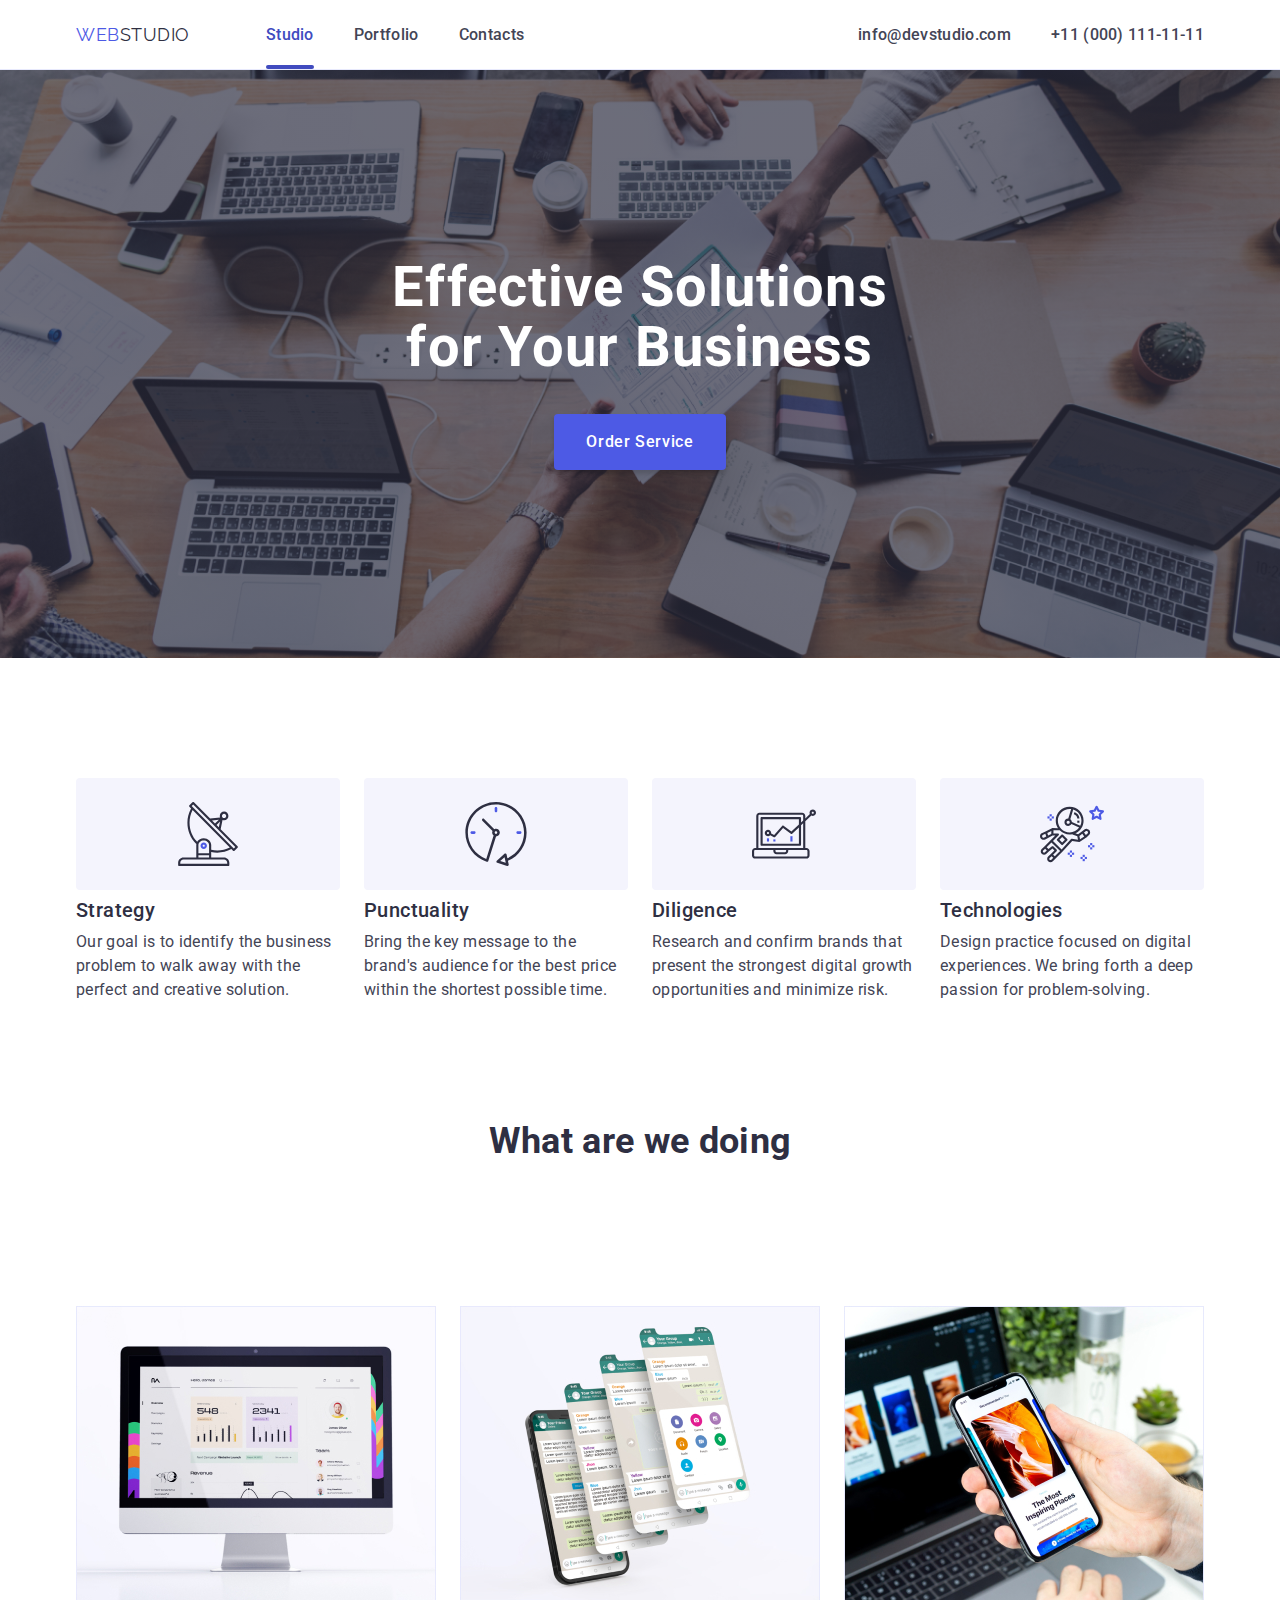
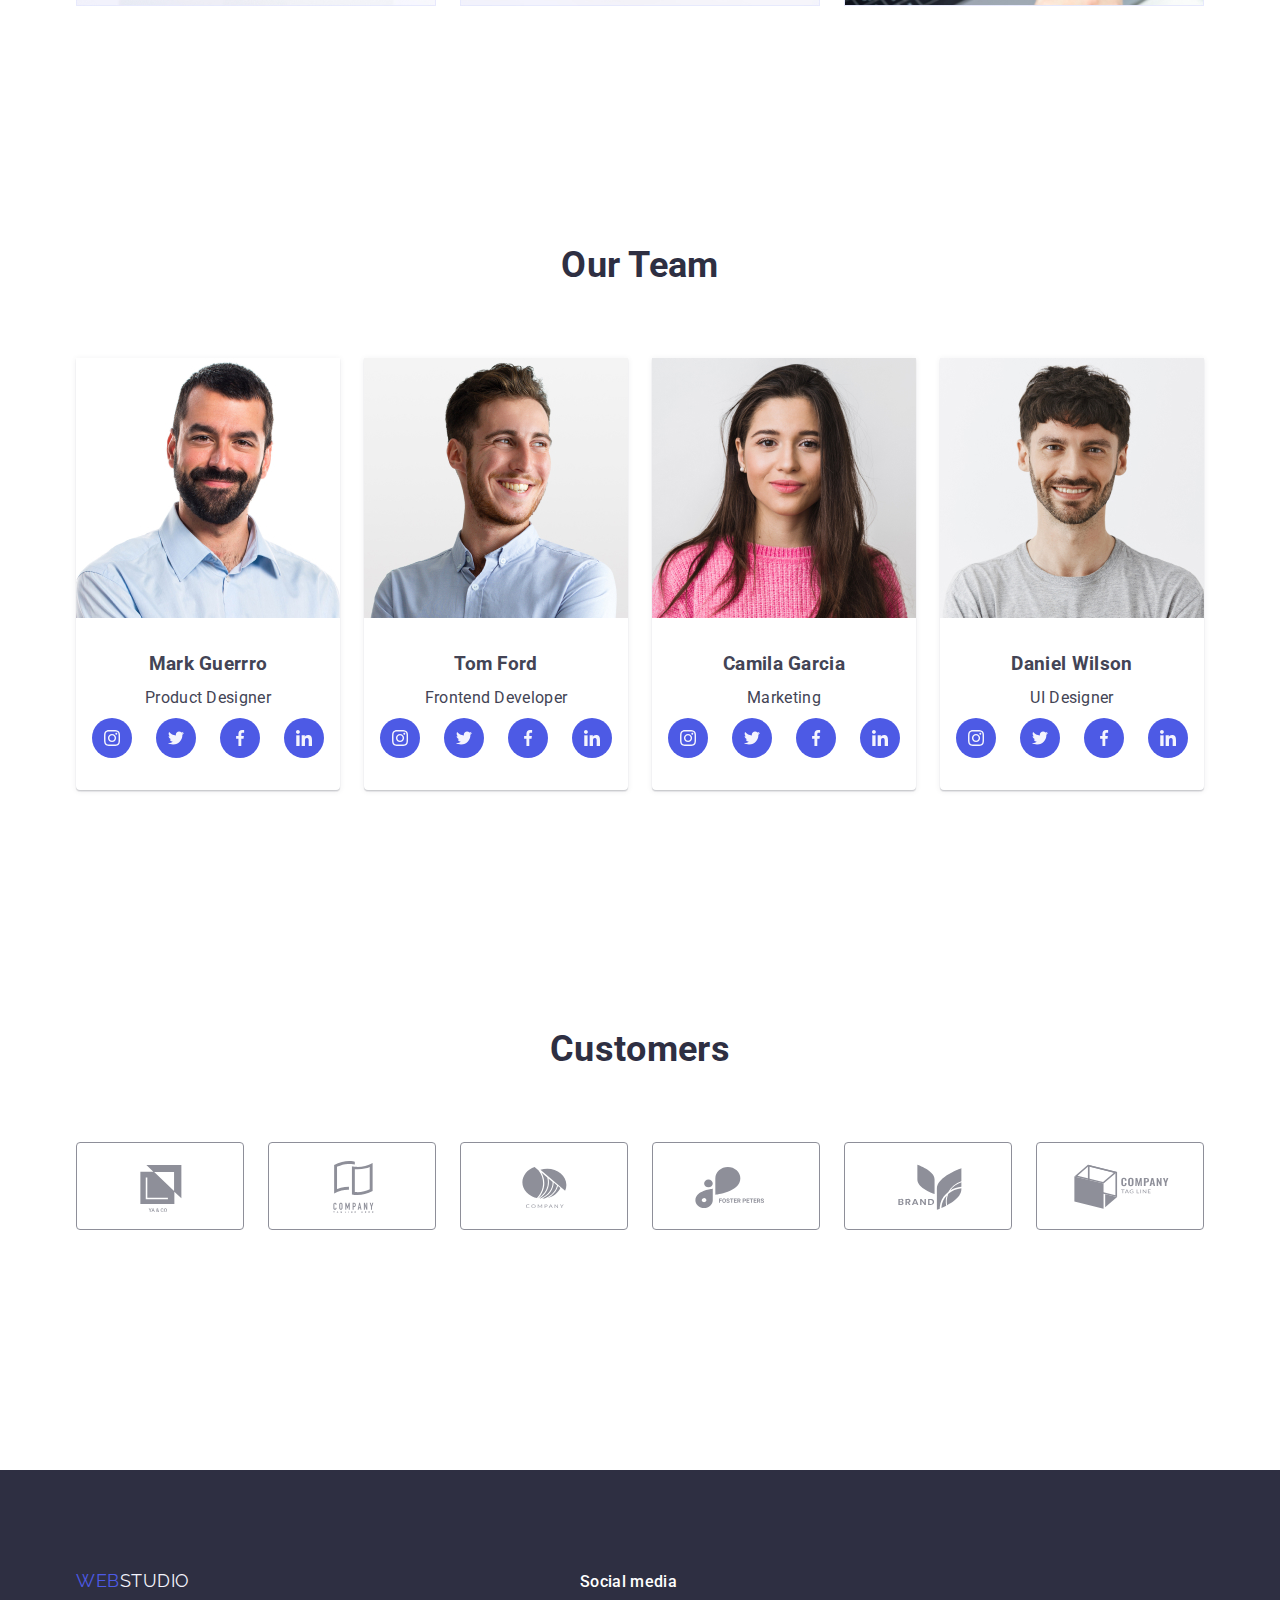
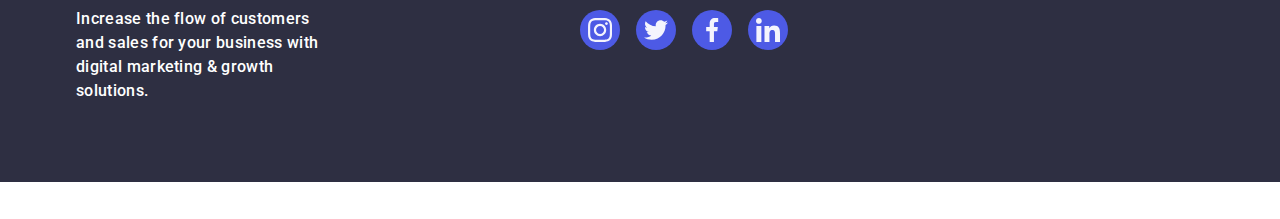
<file: index.html>
<!DOCTYPE html>
<html lang="en">
  <head>
    <meta charset="UTF-8" />
    <meta name="viewport" content="width=device-width, initial-scale=1.0" />
    <title>WebStudio</title>
    <link rel="preconnect" href="https://fonts.googleapis.com" />
    <link rel="preconnect" href="https://fonts.gstatic.com" crossorigin />
    <link
      href="https://fonts.googleapis.com/css2?family=Raleway:wght@800&family=Roboto:wght@400;500;700;900&display=swap"
      rel="stylesheet"
    />
    <link
      rel="stylesheet"
      href="https://cdnjs.cloudflare.com/ajax/libs/modern-normalize/2.0.0/modern-normalize.min.css"
    />
    <link rel="stylesheet" href="./css/style.css" />
  </head>
  <body>
    <!-- HEADER -->

    <header class="header">
      <div class="header-container container">
        <nav class="nav">
          <a class="logo-header link" href="./index.html"
            >Web<span class="logo-blue">Studio</span></a
          >
          <ul class="menu-nav-list list">
            <li class="menu-nav-item">
              <a class="menu-nav-link link active" href="./index.html">Studio</a>
            </li>
            <li class="menu-nav-item">
              <a class="menu-nav-link link" href="./portfolio.html">Portfolio</a>
            </li>
            <li class="menu-nav-item">
              <a class="menu-nav-link link" href="">Contacts</a>
            </li>
          </ul>
        </nav>
        <address>
          <ul class="address-list list">
            <li class="menu-nav-contact">
              <a href="mailto:info@devstudio.com" class="contact link">info@devstudio.com</a>
            </li>
            <li class="menu-nav-contact">
              <a href="tel:+110001111111" class="contact link">+11 (000) 111-11-11</a>
            </li>
          </ul>
        </address>
      </div>
    </header>

    <!-- MAIN -->

    <!-- HERO-CONTENT -->

    <main>
      <!-- SECTION HERO -->

      <section class="hero">
        <div class="hero-container container">
          <h1 class="hero-banner-title">Effective Solutions for Your Business</h1>
          <button class="btn-banner button" type="button" data-modal-open>Order Service</button>
        </div>
      </section>

      <!-- SECTION FEATURES -->

      <section class="features">
        <div class="container">
          <h2 class="visually-hidden" hidden>Features</h2>
          <ul class="features-list list">
            <li class="features-item">
              <div class="features-item-icon">
                <svg width="64" height="64">
                  <use href="./images/icons.svg#icon-antenna"></use>
                </svg>
              </div>
              <h3 class="features-item-title">Strategy</h3>
              <p class="features-text">
                Our goal is to identify the business problem to walk away with the perfect and
                creative solution.
              </p>
            </li>

            <li class="features-item">
              <div class="features-item-icon">
                <svg width="64" height="64">
                  <use href="./images/icons.svg#icon-clock"></use>
                </svg>
              </div>
              <h3 class="features-item-title">Punctuality</h3>
              <p class="features-text">
                Bring the key message to the brand's audience for the best price within the shortest
                possible time.
              </p>
            </li>

            <li class="features-item">
              <div class="features-item-icon">
                <svg width="64" height="64">
                  <use href="./images/icons.svg#icon-diagram"></use>
                </svg>
              </div>
              <h3 class="features-item-title">Diligence</h3>
              <p class="features-text">
                Research and confirm brands that present the strongest digital growth opportunities
                and minimize risk.
              </p>
            </li>

            <li class="features-item">
              <div class="features-item-icon">
                <svg width="64" height="64">
                  <use href="./images/icons.svg#icon-astronaut"></use>
                </svg>
              </div>
              <h3 class="features-item-title">Technologies</h3>
              <p class="features-text">
                Design practice focused on digital experiences. We bring forth a deep passion for
                problem-solving.
              </p>
            </li>
          </ul>
        </div>
      </section>

      <!-- SECTION WORKS -->

      <section class="works">
        <div class="works-container container">
          <h2 class="works-title">What are we doing</h2>
          <ul class="works-list list">
            <li class="works-item">
              <img
                class="works-img"
                src="./images/works/img-1.jpg"
                alt="Desktop app interface development"
                width="360"
                height="300"
              />
            </li>
            <li class="works-item">
              <img
                class="works-img"
                src="./images/works/img-2.jpg"
                alt="Mobile app interface development"
                width="360"
                height="300"
              />
            </li>
            <li class="works-item">
              <img
                class="works-img"
                src="./images/works/img-3.jpg"
                alt="Web site development"
                width="360"
                height="300"
              />
            </li>
          </ul>
        </div>
      </section>

      <!-- SECTION TEAM -->

      <section class="team">
        <div class="team-container container">
          <h2 class="team-tittle">Our Team</h2>
          <ul class="team-list list">
            <li class="team-card">
              <img
                class="team-img"
                src="./images/team/team-card-1.jpg"
                alt="Product Designer photo"
                width="264"
                height="260"
              />
              <div class="team-content">
                <h3 class="team-item-title">Mark Guerrro</h3>
                <p class="team-text">Product Designer</p>
                <ul class="social-list list">
                  <li class="social-item">
                    <a class="social-link" href="#">
                      <svg class="social-icon" width="16" height="16">
                        <use href="./images/icons.svg#icon-instagram"></use>
                      </svg>
                    </a>
                  </li>
                  <li class="social-item">
                    <a class="social-link" href="#">
                      <svg class="social-icon" width="16" height="16">
                        <use href="./images/icons.svg#icon-twitter"></use>
                      </svg>
                    </a>
                  </li>
                  <li class="social-item">
                    <a class="social-link" href="#">
                      <svg class="social-icon" width="16" height="16">
                        <use href="./images/icons.svg#icon-facebook"></use>
                      </svg>
                    </a>
                  </li>
                  <li class="social-item">
                    <a class="social-link" href="#">
                      <svg class="social-icon" width="16" height="16">
                        <use href="./images/icons.svg#icon-linkedin"></use>
                      </svg>
                    </a>
                  </li>
                </ul>
              </div>
            </li>
            <li class="team-card">
              <img
                class="team-img"
                src="./images/team/team-card-2.jpg"
                alt="Frontend Developer photo"
                width="264"
                height="260"
              />
              <div class="team-content">
                <h3 class="team-item-title">Tom Ford</h3>
                <p class="team-text">Frontend Developer</p>
                <ul class="social-list list">
                  <li class="social-item">
                    <a class="social-link" href="#">
                      <svg class="social-icon" width="16" height="16">
                        <use href="./images/icons.svg#icon-instagram"></use>
                      </svg>
                    </a>
                  </li>
                  <li class="social-item">
                    <a class="social-link" href="#">
                      <svg class="social-icon" width="16" height="16">
                        <use href="./images/icons.svg#icon-twitter"></use>
                      </svg>
                    </a>
                  </li>
                  <li class="social-item">
                    <a class="social-link" href="#">
                      <svg class="social-icon" width="16" height="16">
                        <use href="./images/icons.svg#icon-facebook"></use>
                      </svg>
                    </a>
                  </li>
                  <li class="social-item">
                    <a class="social-link" href="#">
                      <svg class="social-icon" width="16" height="16">
                        <use href="./images/icons.svg#icon-linkedin"></use>
                      </svg>
                    </a>
                  </li>
                </ul>
              </div>
            </li>
            <li class="team-card">
              <img
                class="team-img"
                src="./images/team/team-card-3.jpg"
                alt="Marketing Manager photo"
                width="264"
                height="260"
              />
              <div class="team-content">
                <h3 class="team-item-title">Camila Garcia</h3>
                <p class="team-text">Marketing</p>
                <ul class="social-list list">
                  <li class="social-item">
                    <a class="social-link" href="#">
                      <svg class="social-icon" width="16" height="16">
                        <use href="./images/icons.svg#icon-instagram"></use>
                      </svg>
                    </a>
                  </li>
                  <li class="social-item">
                    <a class="social-link" href="#">
                      <svg class="social-icon" width="16" height="16">
                        <use href="./images/icons.svg#icon-twitter"></use>
                      </svg>
                    </a>
                  </li>
                  <li class="social-item">
                    <a class="social-link" href="#">
                      <svg class="social-icon" width="16" height="16">
                        <use href="./images/icons.svg#icon-facebook"></use>
                      </svg>
                    </a>
                  </li>
                  <li class="social-item">
                    <a class="social-link" href="#">
                      <svg class="social-icon" width="16" height="16">
                        <use href="./images/icons.svg#icon-linkedin"></use>
                      </svg>
                    </a>
                  </li>
                </ul>
              </div>
            </li>
            <li class="team-card">
              <img
                class="team-img"
                src="./images/team/team-card-4.jpg"
                alt="UI Designer photo"
                width="264"
              />
              <div class="team-content">
                <h3 class="team-item-title">Daniel Wilson</h3>
                <p class="team-text">UI Designer</p>
                <ul class="social-list list">
                  <li class="social-item">
                    <a class="social-link" href="#">
                      <svg class="social-icon" width="16" height="16">
                        <use href="./images/icons.svg#icon-instagram"></use>
                      </svg>
                    </a>
                  </li>
                  <li class="social-item">
                    <a class="social-link" href="#">
                      <svg class="social-icon" width="16" height="16">
                        <use href="./images/icons.svg#icon-twitter"></use>
                      </svg>
                    </a>
                  </li>
                  <li class="social-item">
                    <a class="social-link" href="#">
                      <svg class="social-icon" width="16" height="16">
                        <use href="./images/icons.svg#icon-facebook"></use>
                      </svg>
                    </a>
                  </li>
                  <li class="social-item">
                    <a class="social-link" href="#">
                      <svg class="social-icon" width="16" height="16">
                        <use href="./images/icons.svg#icon-linkedin"></use>
                      </svg>
                    </a>
                  </li>
                </ul>
              </div>
            </li>
          </ul>
        </div>
      </section>
      <!-- SECTION CUSTOMERS -->
      <section class="customers">
        <div class="container">
          <h2 class="customers-title">Customers</h2>
          <ul class="customers-list list">
            <li class="customers-item">
              <a class="customers-link" href="#">
                <svg class="customers-icon" width="104" height="56">
                  <use href="./images/icons.svg#icon-company-1"></use>
                </svg>
              </a>
            </li>
            <li class="customers-item">
              <a class="customers-link" href="#">
                <svg class="customers-icon" width="104" height="56">
                  <use href="./images/icons.svg#icon-company-2"></use>
                </svg>
              </a>
            </li>
            <li class="customers-item">
              <a class="customers-link" href="#">
                <svg class="customers-icon" width="104" height="56">
                  <use href="./images/icons.svg#icon-company-3"></use>
                </svg>
              </a>
            </li>
            <li class="customers-item">
              <a class="customers-link" href="#">
                <svg class="customers-icon" width="104" height="56">
                  <use href="./images/icons.svg#icon-company-4"></use>
                </svg>
              </a>
            </li>
            <li class="customers-item">
              <a class="customers-link" href="#">
                <svg class="customers-icon" width="104" height="56">
                  <use href="./images/icons.svg#icon-company-5"></use>
                </svg>
              </a>
            </li>
            <li class="customers-item">
              <a class="customers-link" href="#">
                <svg class="customers-icon" width="104" height="56">
                  <use href="./images/icons.svg#icon-company-6"></use>
                </svg>
              </a>
            </li>
          </ul>
        </div>
      </section>
    </main>

    <!-- FOOTER -->

    <footer class="footer">
      <div class="footer-container container">
        <div class="footer-right">
          <a href="./index.html" class="logo-footer link"
            >Web<span class="logo-white">Studio</span>
          </a>
          <p class="text-white">
            Increase the flow of customers and sales for your business with digital marketing &
            growth solutions.
          </p>
        </div>
        <div class="footer-social-item">
          <p class="text-white">Social media</p>
          <ul class="footer-list list">
            <li class="social-item">
              <a class="social-link icon" href="#">
                <svg class="social-icon" width="24" height="24">
                  <use href="./images/icons.svg#icon-instagram"></use>
                </svg>
              </a>
            </li>
            <li class="social-item">
              <a class="social-link icon" href="#">
                <svg class="social-icon" width="24" height="24">
                  <use href="./images/icons.svg#icon-twitter"></use>
                </svg>
              </a>
            </li>
            <li class="social-item">
              <a class="social-link icon" href="#">
                <svg class="social-icon" width="24" height="24">
                  <use href="./images/icons.svg#icon-facebook"></use>
                </svg>
              </a>
            </li>
            <li class="social-item">
              <a class="social-link icon" href="#">
                <svg class="social-icon" width="24" height="24">
                  <use href="./images/icons.svg#icon-linkedin"></use>
                </svg>
              </a>
            </li>
          </ul>
        </div>
      </div>
    </footer>
    <div class="backdrop is-hidden" data-modal>
      <div class="modal">
        <button type="button" class="modal-close-x" data-modal-close>
          <svg class="modal-icon-x" width="8" height="8">
            <use href="./images/icons.svg#icon-modal-x"></use>
          </svg>
        </button>
      </div>
    </div>
    <script src="./js/modal.js"></script>
  </body>
</html>
</file>
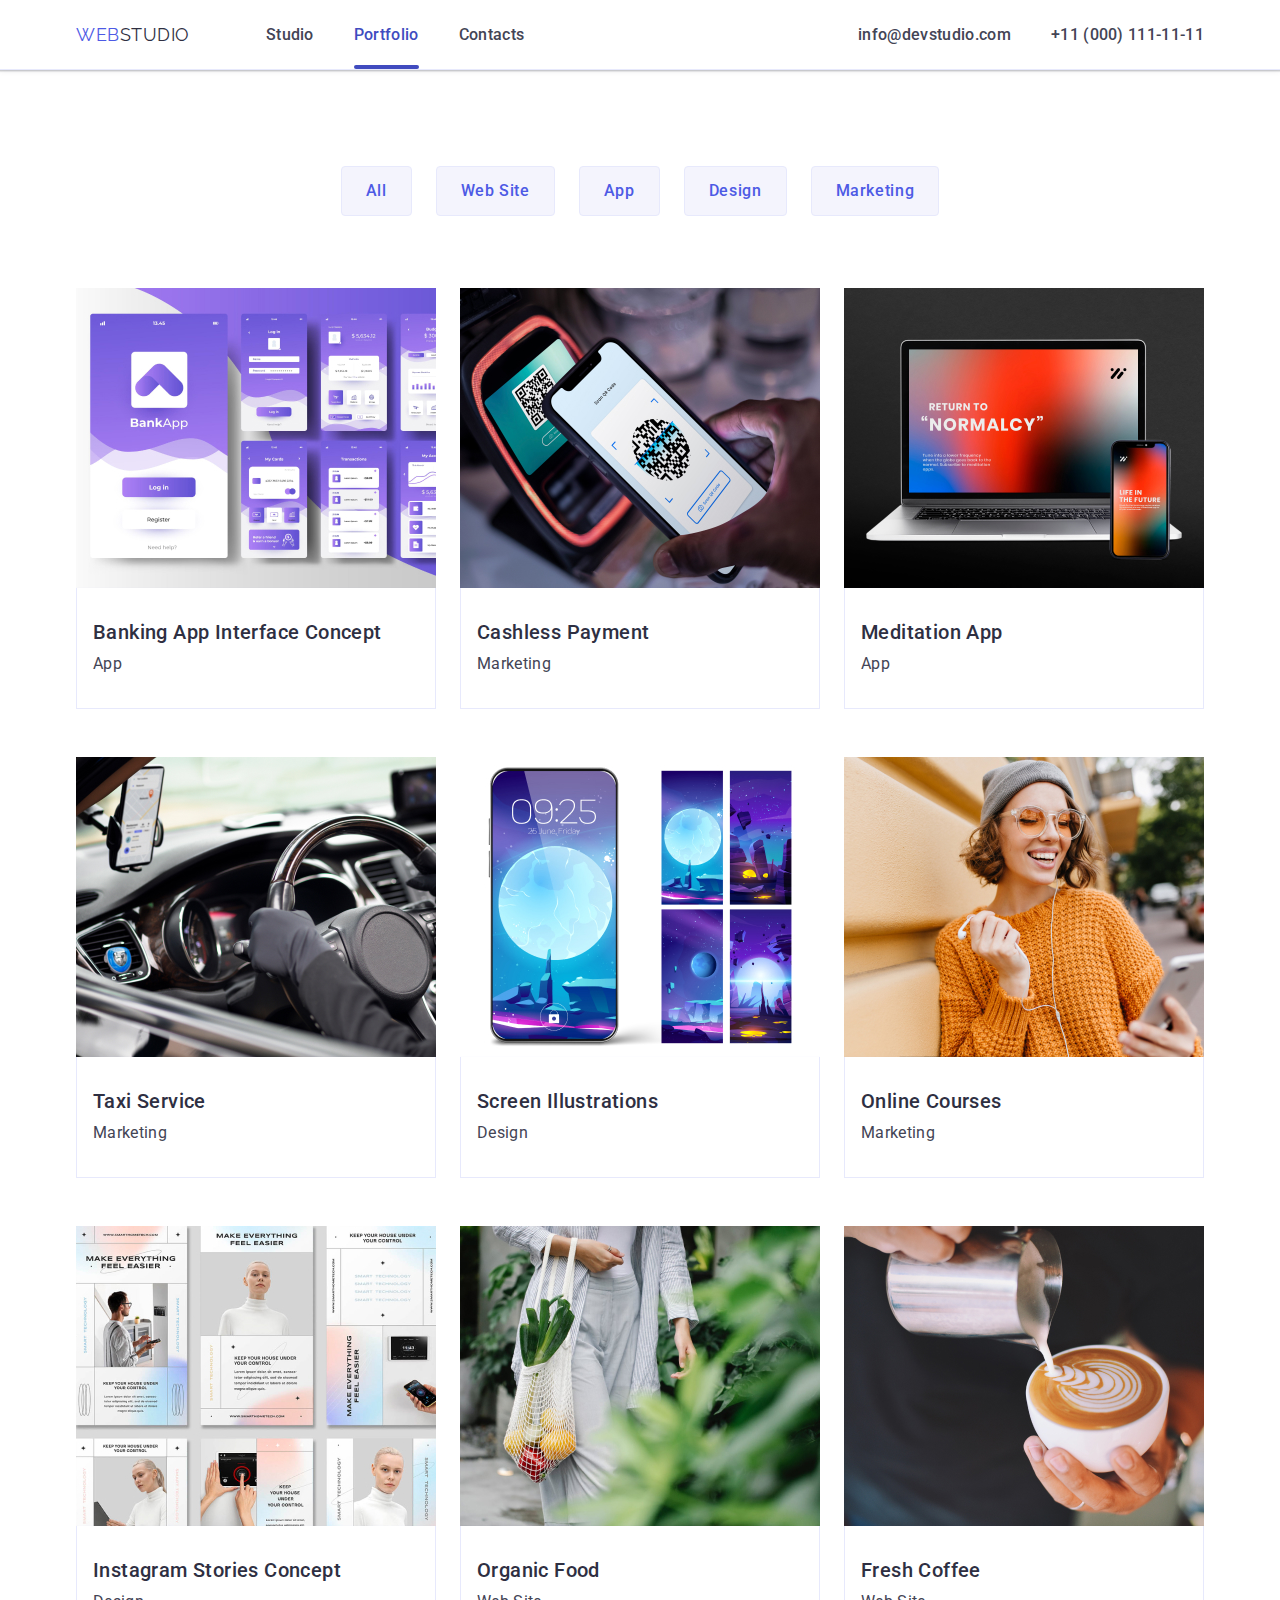
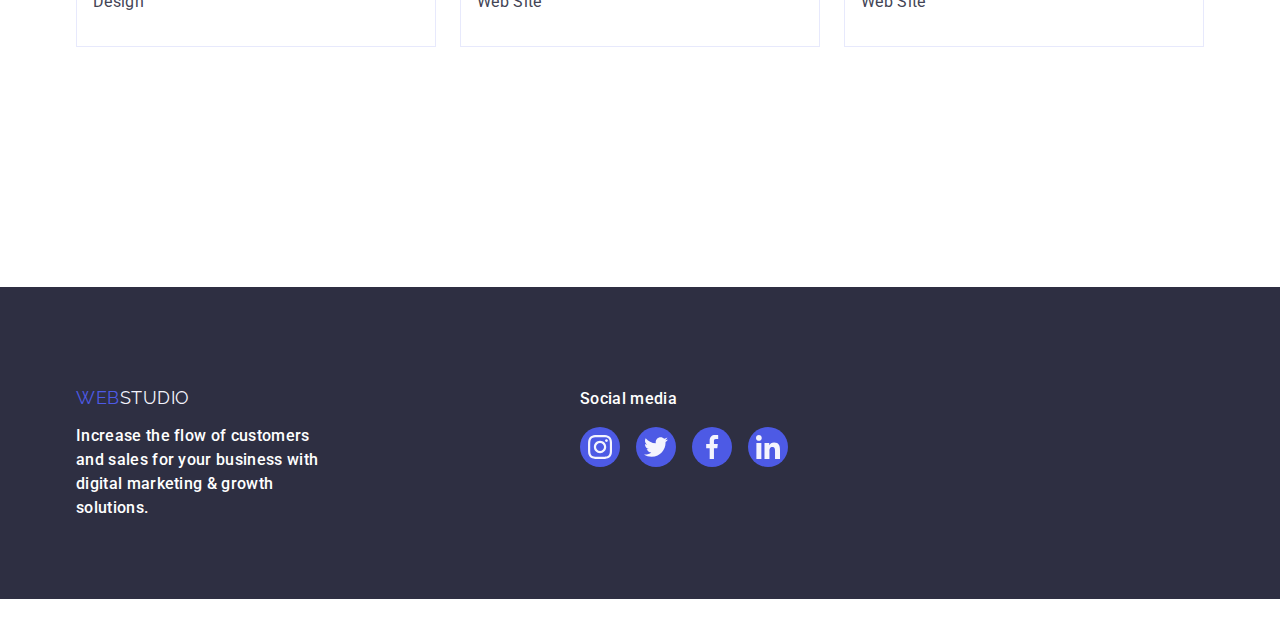
<file: portfolio.html>
<!DOCTYPE html>
<html lang="en">
  <head>
    <meta charset="UTF-8" />
    <meta name="viewport" content="width=device-width, initial-scale=1.0" />
    <title>WebStudio</title>
    <link rel="preconnect" href="https://fonts.googleapis.com" />
    <link rel="preconnect" href="https://fonts.gstatic.com" crossorigin />
    <link
      href="https://fonts.googleapis.com/css2?family=Raleway:wght@800&family=Roboto:wght@400;500;700;900&display=swap"
      rel="stylesheet"
    />
    <link
      rel="stylesheet"
      href="https://cdnjs.cloudflare.com/ajax/libs/modern-normalize/2.0.0/modern-normalize.min.css"
    />
    <link rel="stylesheet" href="./css/style.css" />
  </head>
  <body>
    <!-- HEADER -->

    <header class="header">
      <div class="header-container container">
        <nav class="nav">
          <a class="logo-header link" href="./index.html"
            >Web<span class="logo-blue">Studio</span></a
          >
          <ul class="menu-nav-list list">
            <li class="menu-nav-item">
              <a class="menu-nav-link link" href="./index.html">Studio</a>
            </li>
            <li class="menu-nav-item">
              <a class="menu-nav-link link active" href="./portfolio.html">Portfolio</a>
            </li>
            <li class="menu-nav-item"><a class="menu-nav-link link" href="">Contacts</a></li>
          </ul>
        </nav>
        <address>
          <ul class="address-list list">
            <li class="menu-nav-contact">
              <a href="mailto:info@devstudio.com" class="contact link">info@devstudio.com</a>
            </li>
            <li class="menu-nav-contact">
              <a href="tel:+110001111111" class="contact link">+11 (000) 111-11-11</a>
            </li>
          </ul>
        </address>
      </div>
    </header>

    <!-- MAIN -->

    <main>
      <!-- GALLERY BUTTONS -->

      <section class="gallery-section">
        <div class="container">
          <h1 class="visually-hidden" hidden>Buttons</h1>
          <ul class="btn-menu list">
            <li class="btn-item"><button class="btn-modal" type="button">All</button></li>
            <li class="btn-item"><button class="btn-modal" type="button">Web Site</button></li>
            <li class="btn-item"><button class="btn-modal" type="button">App</button></li>
            <li class="btn-item"><button class="btn-modal" type="button">Design</button></li>
            <li class="btn-item"><button class="btn-modal" type="button">Marketing</button></li>
          </ul>

          <!-- GALLERY CARDS -->

          <ul class="gallery list">
            <li class="gallery-card">
              <a class="gallery-link link" href="#">
                <div class="card-box">
                  <img
                    class="gallery-img"
                    src="./images/portfolio/content-card-1.jpg"
                    alt="Banking App Interface Concept"
                    width="360"
                    height="300"
                  />
                  <p class="overlay">
                    14 Stylish and User-Friendly App Design Concepts · Task Manager App · Calorie
                    Tracker App · Exotic Fruit Ecommerce App · Cloud Storage App
                  </p>
                </div>

                <div class="gallery-content">
                  <h2 class="features-item-title">Banking App Interface Concept</h2>
                  <p class="features-text">App</p>
                </div>
              </a>
            </li>

            <li class="gallery-card">
              <a class="gallery-link link" href="#">
                <div class="card-box">
                  <img
                    class="gallery-img"
                    src="./images/portfolio/content-card-2.jpg"
                    alt="Cashless Payment"
                    width="360"
                    height="300"
                  />
                  <p class="overlay">
                    14 Stylish and User-Friendly App Design Concepts · Task Manager App · Calorie
                    Tracker App · Exotic Fruit Ecommerce App · Cloud Storage App
                  </p>
                </div>
                <div class="gallery-content">
                  <h2 class="features-item-title">Cashless Payment</h2>
                  <p class="features-text">Marketing</p>
                </div>
              </a>
            </li>

            <li class="gallery-card">
              <a class="gallery-link link" href="#">
                <div class="card-box">
                  <img
                    class="gallery-img"
                    src="./images/portfolio/content-card-3.jpg"
                    alt="Meditation App"
                    width="360"
                    height="300"
                  />
                  <p class="overlay">
                    14 Stylish and User-Friendly App Design Concepts · Task Manager App · Calorie
                    Tracker App · Exotic Fruit Ecommerce App · Cloud Storage App
                  </p>
                </div>
                <div class="gallery-content">
                  <h2 class="features-item-title">Meditation App</h2>
                  <p class="features-text">App</p>
                </div>
              </a>
            </li>

            <li class="gallery-card">
              <a class="gallery-link link" href="#">
                <div class="card-box">
                  <img
                    class="gallery-img"
                    src="./images/portfolio/content-card-4.jpg"
                    alt="Taxi Service"
                    width="360"
                    height="300"
                  />
                  <p class="overlay">
                    14 Stylish and User-Friendly App Design Concepts · Task Manager App · Calorie
                    Tracker App · Exotic Fruit Ecommerce App · Cloud Storage App
                  </p>
                </div>
                <div class="gallery-content">
                  <h2 class="features-item-title">Taxi Service</h2>
                  <p class="features-text">Marketing</p>
                </div>
              </a>
            </li>

            <li class="gallery-card">
              <a class="gallery-link link" href="#">
                <div class="card-box">
                  <img
                    class="gallery-img"
                    src="./images/portfolio/content-card-5.jpg"
                    alt="Screen Illustrations"
                    width="360"
                    height="300"
                  />
                  <p class="overlay">
                    14 Stylish and User-Friendly App Design Concepts · Task Manager App · Calorie
                    Tracker App · Exotic Fruit Ecommerce App · Cloud Storage App
                  </p>
                </div>
                <div class="gallery-content">
                  <h2 class="features-item-title">Screen Illustrations</h2>
                  <p class="features-text">Design</p>
                </div>
              </a>
            </li>

            <li class="gallery-card">
              <a class="gallery-link link" href="#">
                <div class="card-box">
                  <img
                    class="gallery-img"
                    src="./images/portfolio/content-card-6.jpg"
                    alt="Online Courses"
                    width="360"
                    height="300"
                  />
                  <p class="overlay">
                    14 Stylish and User-Friendly App Design Concepts · Task Manager App · Calorie
                    Tracker App · Exotic Fruit Ecommerce App · Cloud Storage App
                  </p>
                </div>
                <div class="gallery-content">
                  <h2 class="features-item-title">Online Courses</h2>
                  <p class="features-text">Marketing</p>
                </div>
              </a>
            </li>

            <li class="gallery-card">
              <a class="gallery-link link" href="#">
                <div class="card-box">
                  <img
                    class="gallery-img"
                    src="./images/portfolio/content-card-7.jpg"
                    alt="Instagram Stories Concept"
                    width="360"
                    height="300"
                  />
                  <p class="overlay">
                    14 Stylish and User-Friendly App Design Concepts · Task Manager App · Calorie
                    Tracker App · Exotic Fruit Ecommerce App · Cloud Storage App
                  </p>
                </div>
                <div class="gallery-content">
                  <h2 class="features-item-title">Instagram Stories Concept</h2>
                  <p class="features-text">Design</p>
                </div>
              </a>
            </li>

            <li class="gallery-card">
              <a class="gallery-link link" href="#">
                <div class="card-box">
                  <img
                    class="gallery-img"
                    src="./images/portfolio/content-card-8.jpg"
                    alt="Organic Food"
                    width="360"
                    height="300"
                  />
                  <p class="overlay">
                    14 Stylish and User-Friendly App Design Concepts · Task Manager App · Calorie
                    Tracker App · Exotic Fruit Ecommerce App · Cloud Storage App
                  </p>
                </div>
                <div class="gallery-content">
                  <h2 class="features-item-title">Organic Food</h2>
                  <p class="features-text">Web Site</p>
                </div>
              </a>
            </li>

            <li class="gallery-card">
              <a class="gallery-link link" href="#">
                <div class="card-box">
                  <img
                    class="gallery-img"
                    src="./images/portfolio/content-card-9.jpg"
                    alt="Fresh Coffee"
                    width="360"
                    height="300"
                  />
                  <p class="overlay">
                    14 Stylish and User-Friendly App Design Concepts · Task Manager App · Calorie
                    Tracker App · Exotic Fruit Ecommerce App · Cloud Storage App
                  </p>
                </div>
                <div class="gallery-content">
                  <h2 class="features-item-title">Fresh Coffee</h2>
                  <p class="features-text">Web Site</p>
                </div>
              </a>
            </li>
          </ul>
        </div>
      </section>
    </main>

    <!-- FOOTER -->

    <footer class="footer">
      <div class="footer-container container">
        <div class="footer-right">
          <a href="./index.html" class="logo-footer link"
            >Web<span class="logo-white">Studio</span>
          </a>
          <p class="text-white">
            Increase the flow of customers and sales for your business with digital marketing &
            growth solutions.
          </p>
        </div>
        <div class="footer-social-item">
          <p class="text-white">Social media</p>
          <ul class="footer-list list">
            <li class="social-item">
              <a class="social-link icon" href="#">
                <svg class="social-icon" width="24" height="24">
                  <use href="./images/icons.svg#icon-instagram"></use>
                </svg>
              </a>
            </li>
            <li class="social-item">
              <a class="social-link icon" href="#">
                <svg class="social-icon" width="24" height="24">
                  <use href="./images/icons.svg#icon-twitter"></use>
                </svg>
              </a>
            </li>
            <li class="social-item">
              <a class="social-link icon" href="#">
                <svg class="social-icon" width="24" height="24">
                  <use href="./images/icons.svg#icon-facebook"></use>
                </svg>
              </a>
            </li>
            <li class="social-item">
              <a class="social-link icon" href="#">
                <svg class="social-icon" width="24" height="24">
                  <use href="./images/icons.svg#icon-linkedin"></use>
                </svg>
              </a>
            </li>
          </ul>
        </div>
      </div>
    </footer>
  </body>
</html>
</file>
<file: css/style.css>
:root {
  --primary-font: 'Roboto', sans-serif;
  --secondary-font: 'Raleway', sans-serif;
  --primary-bg-color: #ffffff;
  --secondary-bg-color: #2e2f42;
  --color-main-text: #2e2f42;
  --color-secondary-text: #434455;
  --accent: #4d5ae5;
  --accent-pressed-state: #404bbf;
  --accent-hairlines: #e7e9fc;
  --color-bg-team: #f4f4fd;
  --light-slate: #8e8f99;
  --icon-sucess: #31d0aa;
  --modal-dairy: #fcfcfc;
  --timing-function: cubic-bezier(0.4, 0, 0.2, 1);
  --timing-duration: 250ms;
}
h1,
h2,
h3,
h4,
p {
  margin-top: 0;
  margin-bottom: 0;
}
ul,
ol {
  margin-top: 0;
  margin-bottom: 0;
  padding-left: 0;
}
img {
  display: block;
  max-width: 100%;
  height: auto;
}
button {
  cursor: pointer;
  border: none;
}
body {
  font-weight: 400;
  font-size: 16px;
  line-height: 1.5;
  letter-spacing: 0.02em;
  font-family: var(--primary-font);
  color: var(--color-secondary-text);
  background-color: var(--primary-bg-color);
}

.list {
  list-style: none;
}
.link {
  text-decoration: none;
  font-style: normal;
}

/* CONTAINER */
.container {
  max-width: 1158px;
  margin-left: auto;
  margin-right: auto;
  padding-left: 15px;
  padding-right: 15px;
}

/* HEADER */
.header {
  border-bottom: 1px solid var(--accent-hairlines);
  box-shadow: 0px 2px 1px rgba(46, 47, 66, 0.08), 0px 1px 1px rgba(46, 47, 66, 0.16),
    0px 1px 6px rgba(46, 47, 66, 0.08);
}
.header-container {
  display: flex;
  justify-content: space-between;
  align-items: center;
}
/* NAV  */
.nav {
  display: flex;
  justify-content: space-between;
  align-items: center;
}
/* LOGO */
.logo-header {
  display: inline-block;
  padding: 24px 0;
  font-size: 18px;
  line-height: 1.17;
  margin-right: 76px;
  letter-spacing: 0.03em;
  text-transform: uppercase;
  font-family: var(--secondary-font);
  color: var(--accent);
}
.logo-blue {
  color: var(--color-main-text);
}
.logo-white {
  color: var(--color-bg-team);
}
.menu-nav-list,
.address-list {
  display: flex;
  gap: 40px;
}
.menu-nav-contact {
  font-weight: 500;
  font-size: 16px;
  line-height: 1.5;
  letter-spacing: 0.02em;
  color: var(--secondary-bg-color);
  transition: color var(--timing-duration) var(--timing-function);
}
.menu-nav-link {
  padding: 24px 0;
  font-size: 16px;
  font-style: normal;
  font-weight: 500;
  line-height: 1.5;
  letter-spacing: 0.32px;
  font-family: var(--primary-font);
  color: var(--color-secondary-text);
  transition: color var(--timing-duration) var(--timing-function);
}
.contact:hover,
.contact:focus,
.menu-nav-list:hover,
.menu-nav-list:focus,
.menu-nav-link:hover,
.menu-nav-link:focus {
  color: var(--accent-pressed-state);
}
.menu-nav-link.active {
  position: relative;
  color: var(--accent-pressed-state);
}
.menu-nav-link.active::after {
  content: '';
  position: absolute;
  left: 0;
  bottom: -1px;
  width: 100%;
  height: 4px;
  border-radius: 2px;
  background-color: var(--accent-pressed-state);
}

.contact {
  font-size: 16px;
  font-style: normal;
  font-weight: 500;
  line-height: 1.5;
  letter-spacing: 0.32px;
  font-family: var(--primary-font);
  color: var(--color-secondary-text);
  transition: color var(--timing-duration) var(--timing-function);
}

/* HERO */
.hero {
  max-width: 1440px;
  padding: 188px 0;
  margin-right: auto;
  margin-left: auto;
  color: #ffffff;
  background-color: var(--secondary-bg-color);
  background-image: linear-gradient(rgba(46, 47, 66, 0.7), rgba(46, 47, 66, 0.7)),
    url(..//images/hero-img/people-office.jpg);
  background-repeat: no-repeat;
  background-size: cover;
  background-position: center;
}

/* BUTTON */
.hero-banner-title {
  margin: 0 auto 36px auto;
  max-width: 496px;
  font-weight: 700;
  font-size: 56px;
  line-height: 1.07;
  text-align: center;
  letter-spacing: 0.02em;
  color: var(--primary-bg-color);
}
.btn-banner {
  transition-property: background-color;
  transition-duration: var(--timing-duration);
  transition-timing-function: var(--timing-function);
  outline: transparent;
  outline-offset: 2px;
  display: block;
  margin: 0 auto;
  min-width: 169px;
  padding: 16px 32px;
  border-radius: 4px;
  box-shadow: 0px 4px 4px 0px rgba(0, 0, 0, 0.15);
  font-family: inherit;
  font-style: normal;
  font-weight: 500;
  font-size: 16px;
  line-height: 1.5;
  letter-spacing: 0.04em;
  color: var(--primary-bg-color);
  background: var(--accent);
}
.btn-banner:hover,
.btn-banner:focus {
  background-color: var(--accent-pressed-state);
}
.btn-menu {
  display: flex;
  margin-bottom: 72px;
  justify-content: center;
  gap: 24px;
}
.btn-modal {
  padding: 12px 24px;
  border-radius: 4px;
  border: 1px solid var(--accent-hairlines);
  font-family: var(--primary-font);
  font-style: normal;
  font-weight: 500;
  font-size: 16px;
  line-height: 1.5;
  letter-spacing: 0.04em;
  background-color: var(--color-bg-team);
  color: var(--accent);
  transition: color var(--timing-duration) var(--timing-function),
    background-color var(--timing-duration) var(--timing-function),
    border-color var(--timing-duration) var(--timing-function),
    box-shadow var(--timing-duration) var(--timing-function);
}
.btn-modal:hover,
.btn-modal:focus {
  border: 1px solid transparent;
  background-color: var(--accent-pressed-state);
  color: var(--primary-bg-color);
}
.btn-modal:hover {
  box-shadow: 0px 3px 1px rgba(0, 0, 0, 0.1), 0px 2px 1px rgba(0, 0, 0, 0.08),
    0px 2px 2px rgba(0, 0, 0, 0.12);
}

.btn-modal:focus {
  box-shadow: 0px 3px 1px rgba(0, 0, 0, 0.1), 0px 2px 1px rgba(0, 0, 0, 0.08),
    0px 2px 2px rgba(0, 0, 0, 0.12);
}
/* SECTION FEATURES */
.features {
  padding: 120px 0;
}
.features-list {
  display: flex;
  gap: 24px;
}
.features-item {
  width: calc((100% - 72px) / 4);
  border-radius: 0px 0px 4px 4px;
  background-color: var(--primary-bg-color);
}
.features-item-icon {
  display: flex;
  justify-content: center;
  align-items: center;
  height: 112px;
  margin-bottom: 8px;
  border-radius: 4px;
  background-color: var(--color-bg-team);
}
.features-item-title {
  margin-bottom: 8px;
  font-weight: 500;
  font-size: 20px;
  line-height: 1.2;
  letter-spacing: 0.02em;
  color: var(--color-main-text);
}
.features-text {
  color: var(--color-secondary-text);
}
/* SECTION WORKS */
.works {
  padding-bottom: 120px;
}
.works-container {
  display: flex;
  flex-direction: column;
  align-items: center;
}
.works-title {
  font-size: 36px;
  line-height: 1.11;
  margin-bottom: 72px;
  text-align: center;
  color: var(--color-main-text);
}
.works-list {
  display: flex;
  justify-content: space-between;
  gap: 24px;
  margin-top: 72px;
}
/* SECTION TEAM */
.team {
  padding-top: 120px;
  padding-bottom: 120px;
}
.team-container {
  display: flex;
  flex-direction: column;
  flex-wrap: wrap;
}
.team-tittle {
  font-size: 36px;
  line-height: 1.11;
  margin-bottom: 72px;
  text-align: center;
  color: var(--color-main-text);
}

.team-list {
  display: flex;
  gap: 24px;
}

.team-card {
  flex-basis: calc((100% - 24px * 3) / 4);
  border-radius: 0px 0px 4px 4px;
  box-shadow: 0px 1px 6px rgba(46, 47, 66, 0.08), 0px 1px 1px rgba(46, 47, 66, 0.16),
    0px 2px 1px rgba(46, 47, 66, 0.08);
  background-color: var(--color-bg-team);
  background-color: var(--primary-bg-color);
}
.team-content {
  padding: 32px 0;
}
.team-item-title {
  margin-bottom: 8px;
  text-align: center;
}
.team-text {
  margin-bottom: 8px;
  text-align: center;
}
.social-list {
  display: flex;
  justify-content: center;
  gap: 24px;
}
.social-item {
  width: 40px;
  height: 40px;
}
.social-link {
  display: flex;
  justify-content: center;
  align-items: center;
  width: 100%;
  height: 100%;
  border-radius: 50%;
  fill: var(--color-bg-team);
  background-color: var(--accent);
  transition: background-color var(--timing-duration) var(--timing-function);
}
.social-link:hover,
.social-link:focus {
  background-color: var(--accent-pressed-state);
}
/* SECTION CUSTOMERS */
.customers {
  padding-top: 120px;
  padding-bottom: 120px;
}
.customers-title {
  font-size: 36px;
  line-height: 1.11;
  columns: var(--color-main-text);
  margin-bottom: 72px;
  text-align: center;
  color: var(--color-main-text);
}
.customers-list {
  display: flex;
  justify-content: center;
  gap: 24px;
}
.customers-item {
  width: 168px;
  height: 88px;
  color: var(--light-slate);
  border-color: var(--accent-pressed-state);
}
.customers-link {
  display: flex;
  justify-content: center;
  align-items: center;
  width: 100%;
  height: 100%;
  border-radius: 4px;
  border: 1px solid var(--light-slate);
  color: var(--light-slate);
  transition: color var(--timing-duration) var(--timing-function),
    border-color var(--timing-duration) var(--timing-function);
}
.customers-icon {
  fill: currentColor;
}
.customers-item .customers-link:focus,
.customers-item .customers-link:hover,
.customers-icon:focus,
.customers-icon:hover {
  border-color: var(--accent-pressed-state);
  color: var(--accent-pressed-state);
  fill: var(--accent-pressed-state);
}
/* PORTFOLIO */
.gallery-section {
  padding-top: 96px;
  padding-bottom: 120px;
}

.gallery {
  display: flex;
  flex-wrap: wrap;
  justify-content: center;
  gap: 48px 24px;
}
.gallery-card {
  width: calc((100% - 48px) / 3);
}
.gallery-link {
  display: block;
  transition: box-shadow var(--timing-duration) var(--timing-function);
}
.gallery-link:hover {
  box-shadow: 0px 1px 6px rgba(46, 47, 66, 0.08), 0px 1px 1px rgba(46, 47, 66, 0.16),
    0px 2px 1px rgba(46, 47, 66, 0.08);
}
.gallery-link:focus {
  box-shadow: 0px 1px 6px rgba(46, 47, 66, 0.08), 0px 1px 1px rgba(46, 47, 66, 0.16),
    0px 2px 1px rgba(46, 47, 66, 0.08);
  transform: translateY(0%);
}
.gallery-content {
  padding: 32px 16px;
  border: 1px solid #e7e9fc;
  border-top: none;
}
.card-box {
  position: relative;
  overflow: hidden;
}
.overlay {
  position: absolute;
  padding: 40px 32px;
  font-size: 16px;
  line-height: 1.5;
  letter-spacing: 0.02em;
  color: var(--color-bg-team);
  background: var(--accent);
  position: absolute;
  overflow: auto;
  width: 100%;
  height: 100%;
  top: 0;
  left: 0;
  margin: 0;
  transform: translateY(100%);
  transition: transform var(--timing-duration) var(--timing-function);
}
.gallery-link:hover .overlay,
.gallery-link:focus .overlay {
  transform: translateY(0);
}
/* FOOTER */
.footer {
  height: 312px;
  background-color: var(--secondary-bg-color);
}
.footer-container {
  display: flex;
  flex-wrap: wrap;
  align-items: baseline;
  margin-top: 120px;
  margin-bottom: 120px;
  padding-top: 100px;
  padding-bottom: 100px;
}
.footer-right {
  margin-right: 120px;
}
.footer-list {
  display: flex;
  margin-right: 120px;
  gap: 16px;
}
.logo-footer {
  display: inline-block;
  margin-bottom: 16px;
  font-size: 18px;
  line-height: 1.17;
  margin-right: 76px;
  letter-spacing: 0.03em;
  text-transform: uppercase;
  font-family: var(--secondary-font);
  color: var(--accent);
  transition: background-color var(--timing-duration) var(--timing-function);
}
.text-white {
  width: 264px;
  font-weight: 500;
  font-size: 16px;
  line-height: 1.5;
  letter-spacing: 0.02em;
  margin-bottom: 16px;
  color: var(--primary-bg-color);
}

.footer-social-item {
  margin-left: 120px;
}
.icon:hover,
.icon:focus {
  background-color: var(--icon-sucess);
}
.visually-hidden {
  position: absolute;
  width: 1px;
  height: 1px;
  margin: -1px;
  border: 0;
  padding: 0;

  white-space: nowrap;
  clip-path: inset(100%);
  clip: rect(0 0 0 0);
  overflow: hidden;
}

/* MODAL */
.is-hidden {
  opacity: 0;
  visibility: hidden;
  pointer-events: none;
}
.backdrop {
  position: fixed;
  left: 0;
  top: 0;
  width: 100%;
  height: 100%;
  background-color: rgba(46, 47, 66, 0.4);
  transition: opacity 250ms cubic-bezier(0.4, 0, 0.2, 1),
    visibility 250ms cubic-bezier(0.4, 0, 0.2, 1);
}
.modal {
  position: absolute;
  left: 50%;
  top: 50%;
  transform: translate(-50%, -50%);
  width: 408px;
  min-height: 584px;
  border-radius: 4px;
  background: var(--modal-dairy);
  box-shadow: 0px 2px 1px 0px rgba(0, 0, 0, 0.2), 0px 1px 3px 0px rgba(0, 0, 0, 0.12),
    0px 1px 1px 0px rgba(0, 0, 0, 0.14);
  transition: transform var(--timing-duration) var(--timing-function);
}
.modal-close-x {
  position: absolute;
  top: 24px;
  right: 24px;
  width: 24px;
  height: 24px;
  padding: 0;
  border-radius: 50%;
  display: flex;
  align-items: center;
  justify-content: center;
  background-color: var(--accent-hairlines);
  border: 1px solid rgba(0, 0, 0, 0.1);
  transition: border var(--timing-duration) var(--timing-function),
    background-color var(--timing-duration) var(--timing-function);
}
.modal-close-x:hover,
.modal-close-x:focus {
  fill: var(--primary-bg-color);
  background-color: var(--accent-pressed-state);
  border: none;
}

.modal-icon-x {
  transition: fill var(--timing-duration) var(--timing-function);
}
.modal-icon-x:hover,
.modal-icon-x:focus {
  fill: var(--primary-bg-color);
}
</file>
